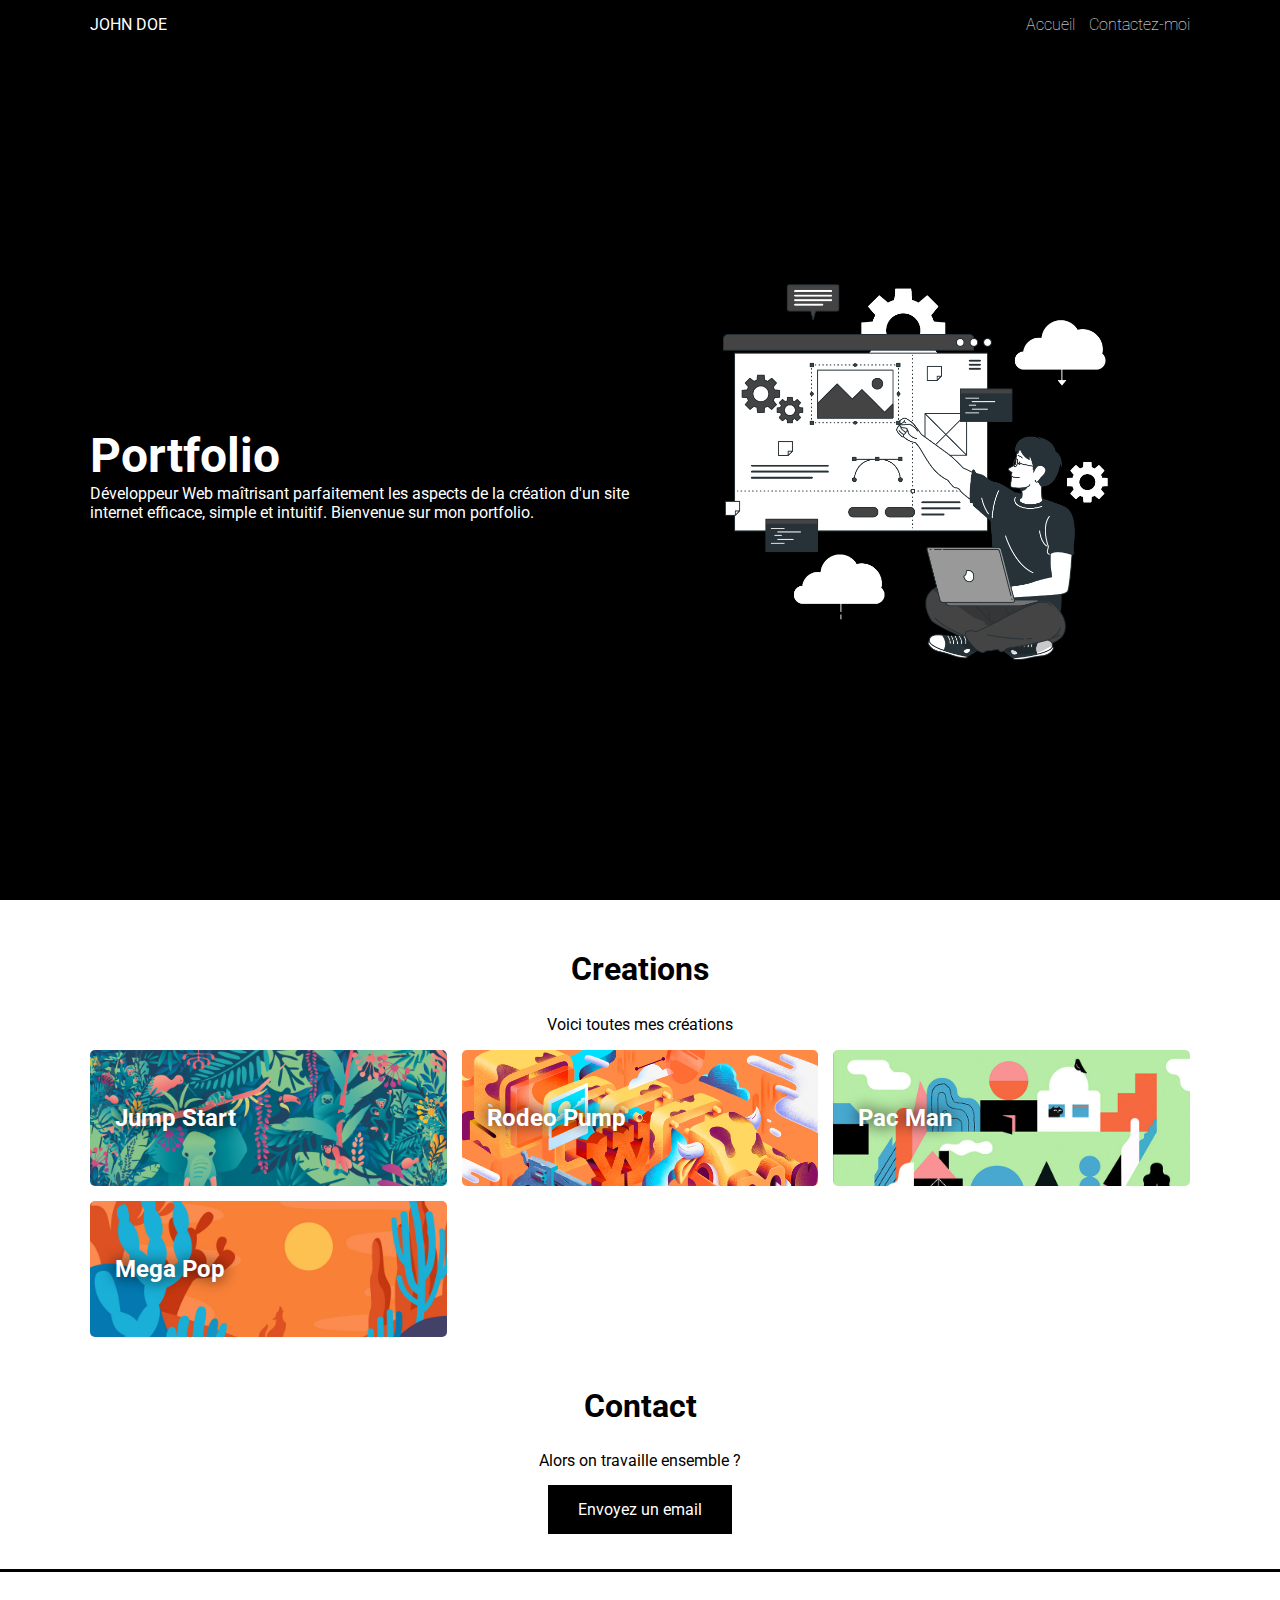
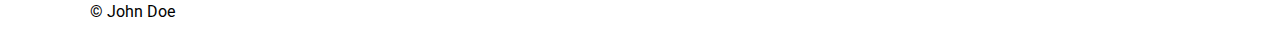
<file: index.html>
<!DOCTYPE html>
<html lang="fr">
<head>
   <meta property="og:title" content="Le portfolio de John Doe">
   <meta property="og:description" content="Bienvenue sur mon portfolio">
   <meta property="og:image" content="https://johndoe.com/mon-image.png">
   <meta property="og:url" content="https://johndoe.com">
   <meta name="twitter:card" content="summary_large_image">
   <meta property="og:site_name" content="John Doe | Portfolio">
   <meta property="og:image:alt" content="Le texte alternatif de l'image">

   <link rel="shortcut icon" href="images/favicon.png" type="image/png">
   <link rel="stylesheet" href="defaut.css">
   <meta charset="UTF-8">
   <meta name="viewport" content="width=device-width, initial-scale=1.0">
   <title>John Doe | Portfolio</title>
</head>
<body>
   <section id="bienvenue">
      <header>
         <div id="flex-header" class="container"> <!-- ON UTILISE FLEXBOX POUR ALIGNER-->
            JOHN DOE
            <nav>
               <ul>
                  <li><a href="index.html">Accueil</a></li>
                  <li><a href="mailto:johndoe@gmail.com">Contactez-moi</a></li>
               </ul>
            </nav>
         </div>
      </header>

      <!-- ON UTILISE ENCORE FLEXBOX POUR ALIGNER -->
      <div id="flex-presentation" class="container">
         <div class="gauche-presentation">
            <h1>Portfolio</h1>
            <span>
               Développeur Web maîtrisant parfaitement les aspects de la création d'un site internet efficace, simple et intuitif. Bienvenue sur mon portfolio.
            </span>
         </div>
         <div class="droite-presentation">
            <img src="images/illustration.png" alt="illustration">
         </div>
      </div>
   </section>

   <section>
      <!-- LA PARTIE "CREATIONS" -->
      <h2>Creations</h2>
      <p class="texte-presentation">
         Voici toutes mes créations
      </p>
      <div class="container">
         <div id="projet-grille">
            <a href="projets/jump-start.html">
               <div class="projet projet-a">
                  <h3>Jump Start</h3>
               </div>
            </a>
            <a href="#">
               <div class="projet projet-b">
                  <h3>Rodeo Pump</h3>
               </div>
            </a>
            <a href="#">
               <div class="projet projet-c">
                  <h3>Pac Man</h3>
               </div>
            </a>
            <a href="#">
               <div class="projet projet-d">
                  <h3>Mega Pop</h3>
               </div>
            </a>
         </div>
      </div>
      <!-- ON UTILISE UNE GRILLE POUR LES PROJETS -->
   </section>

   <section>
      <div class="container">
         <h2>Contact</h2>
         <p class="texte-presentation">Alors on travaille ensemble ?</p>
         <div id="contact">
            <a href="mailto:johndoe@gmail.com" class="bouton">Envoyez un email</a>
         </div>
      </div>
      <!-- LA PARTIE "CONTACT" -->
   </section>

   <footer>
      <div class="container">
         &copy; John Doe
      </div>
   </footer>
</body>
</html>
</file>
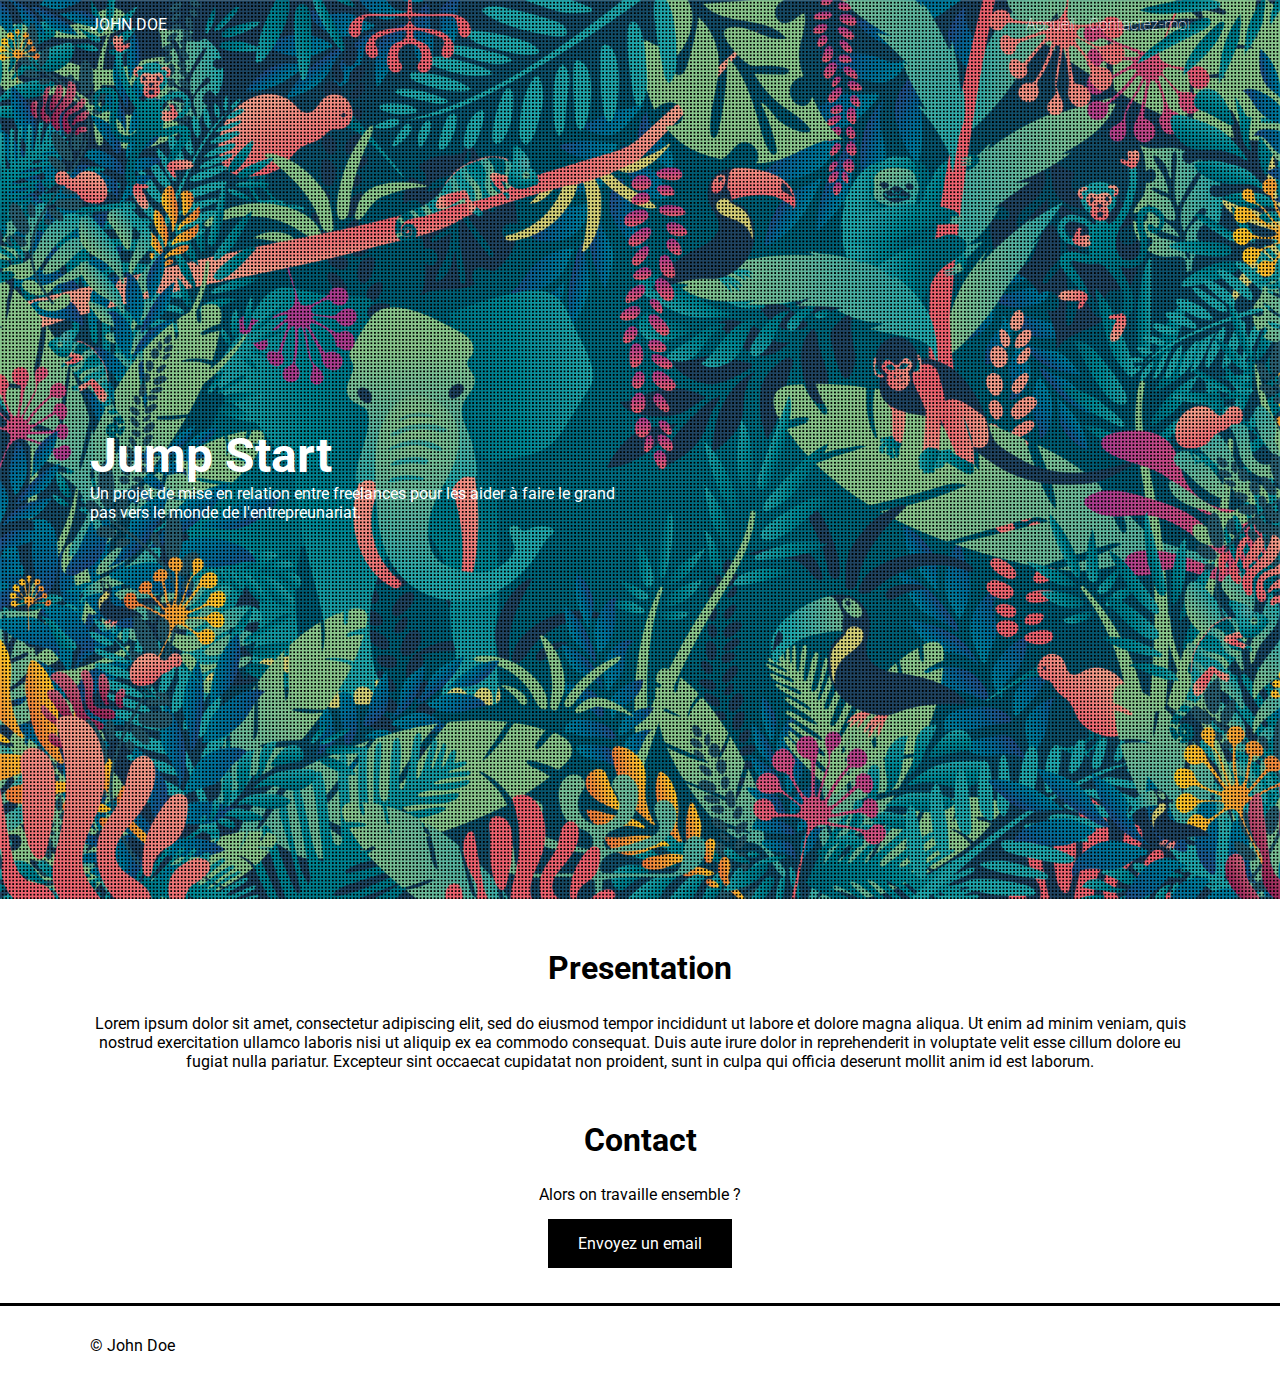
<file: projets/jump-start.html>
<!DOCTYPE html>
<html lang="fr">
<head>
   <meta property="og:title" content="Jump Start : Présentation du projet">
   <meta property="og:description" content="Le projet Jump Start est un projet qui...">
   <meta property="og:image" content="https://johndoe.com/images/jump-start.png">
   <meta property="og:url" content="https://johndoe.com">
   <meta name="twitter:card" content="summary_large_image">
   <meta property="og:site_name" content="John Doe | Portfolio">
   <meta property="og:image:alt" content="Le texte alternatif de l'image">


   <link rel="shortcut icon" href="../images/favicon.png" type="image/png">
   <link rel="stylesheet" href="../defaut.css">
   <meta charset="UTF-8">
   <meta name="viewport" content="width=device-width, initial-scale=1.0">
   <title>John Doe | Jump Start</title>
</head>
<body>
   <section id="jump-start">
      <header>
         <div id="flex-header" class="container"> <!-- ON UTILISE FLEXBOX POUR ALIGNER-->
            JOHN DOE
            <nav>
               <ul>
                  <li><a href="index.html">Accueil</a></li>
                  <li><a href="mailto:johndoe@gmail.com">Contactez-moi</a></li>
               </ul>
            </nav>
         </div>
      </header>

      <!-- ON UTILISE ENCORE FLEXBOX POUR ALIGNER -->
      <div id="flex-presentation" class="container">
         <div class="gauche-presentation">
            <h1>Jump Start</h1>
            <span>
               Un projet de mise en relation entre freelances pour les aider à faire le grand pas vers le monde de l'entrepreunariat.
            </span>
         </div>
      </div>
   </section>

   <section>
      <div class="container">
         <h2>Presentation</h2>
         <p class="texte-presentation">
            Lorem ipsum dolor sit amet, consectetur adipiscing elit, sed do eiusmod tempor incididunt ut labore et dolore magna aliqua. Ut enim ad minim veniam, quis nostrud exercitation ullamco laboris nisi ut aliquip ex ea commodo consequat. Duis aute irure dolor in reprehenderit in voluptate velit esse cillum dolore eu fugiat nulla pariatur. Excepteur sint occaecat cupidatat non proident, sunt in culpa qui officia deserunt mollit anim id est laborum.
         </p>
      </div>
      <!-- LA PARTIE "CREATIONS" -->
   </section>

   <section>
      <div class="container">
         <h2>Contact</h2>
         <p class="texte-presentation">Alors on travaille ensemble ?</p>
         <div id="contact">
            <a href="mailto:johndoe@gmail.com" class="bouton">Envoyez un email</a>
         </div>
      </div>
      <!-- LA PARTIE "CONTACT" -->
   </section>

   <footer>
      <div class="container">
         &copy; John Doe
      </div>
   </footer>
</body>
</html>
</file>
<file: defaut.css>
@import url('https://fonts.googleapis.com/css2?family=Roboto:wght@100;400;700&display=swap');


body {
   margin: 0;
   font-family: 'Roboto', sans-serif;
}

header {
   padding: 15px;
}

footer {
   margin-top: 50px;
   padding: 30px;
   border-top: 3px solid black;
}

h2 {
   text-align: center;
   margin-top: 50px;
   font-size: 2em;
}

h3 {
   font-size: 1.5em;
}

nav ul {
   list-style-type: none;
   margin: 0;
   padding: 0;
}

nav ul li {
   display: inline-block;
}

nav ul li a {
   text-decoration: none;
   color: white;
   margin-left: 10px;
   font-weight: 100;
}

nav ul li a:hover {
   font-weight: 700;
}

#bienvenue {
   color: white;
   background: black;
   height: 100vh;
   overflow: hidden;
}

#flex-header {
   display: flex;
   justify-content: space-between;
}

#flex-presentation {
   display: flex;
   flex-direction: row;
   height: calc(100vh - 50px);
   align-items: center;
   justify-content: space-between;
}

#projet-grille {
   display: grid;
   grid-template-columns: repeat(3, 1fr);
   grid-auto-rows: minmax(70x, auto);
   grid-gap: 15px;
}

#projet-grille a {
   text-decoration: none;
}

#contact {
   text-align: center;
   margin-top: 30px;
}

#jump-start {
   background: url('images/points.png'), url('images/jump-start.png');
   color: white;
   background-size: cover;
}

.container {
   margin: 0 auto;
   width: 1100px;
}

.gauche-presentation {
   width: 50%;
}

.gauche-presentation h1 {
   font-size: 3em;
   margin: 0;
}


.droite-presentation {
   width: 50%;
   text-align: center;
}

.droite-presentation img {
   width: 70%;
}

.texte-presentation {
   text-align: center;
}

.projet {
   border-radius: 5px;
   color: white;
   padding: 30px 25px;
   transition: all 3.s;
   text-shadow: 0 0 15px black;
}

.projet:hover {
   opacity: 0.7;
}

.projet-a {
   background: url('images/jump-start.png');
   background-size: cover;
}

.projet-b {
   background: url('images/rodeo-pump.jpg');
   background-size: cover;
}

.projet-c {
   background: url('images/pac-man.jpg');
   background-size: cover;
}

.projet-d {
   background: url('images/mega-pop.jpg');
   background-size: cover;
}

.bouton {
   background: black;
   color: white;
   text-decoration: none;
   padding: 15px 30px;
   margin-top: 15px;
}

@media all and (max-width: 1130px) {
   .container {
      width: 700px;
   }

   #flex-presentation, .texte-presentation {
      padding: 15px;
   }

   #projet-grille {
      grid-template-columns: repeat(2, 1fr);
      padding: 30px;
   }
}

@media all and (max-width: 730px) {
   .container {
      width: 100%;
   }

   .gauche-presentation {
      width: 100%;
   }
}
</file>
